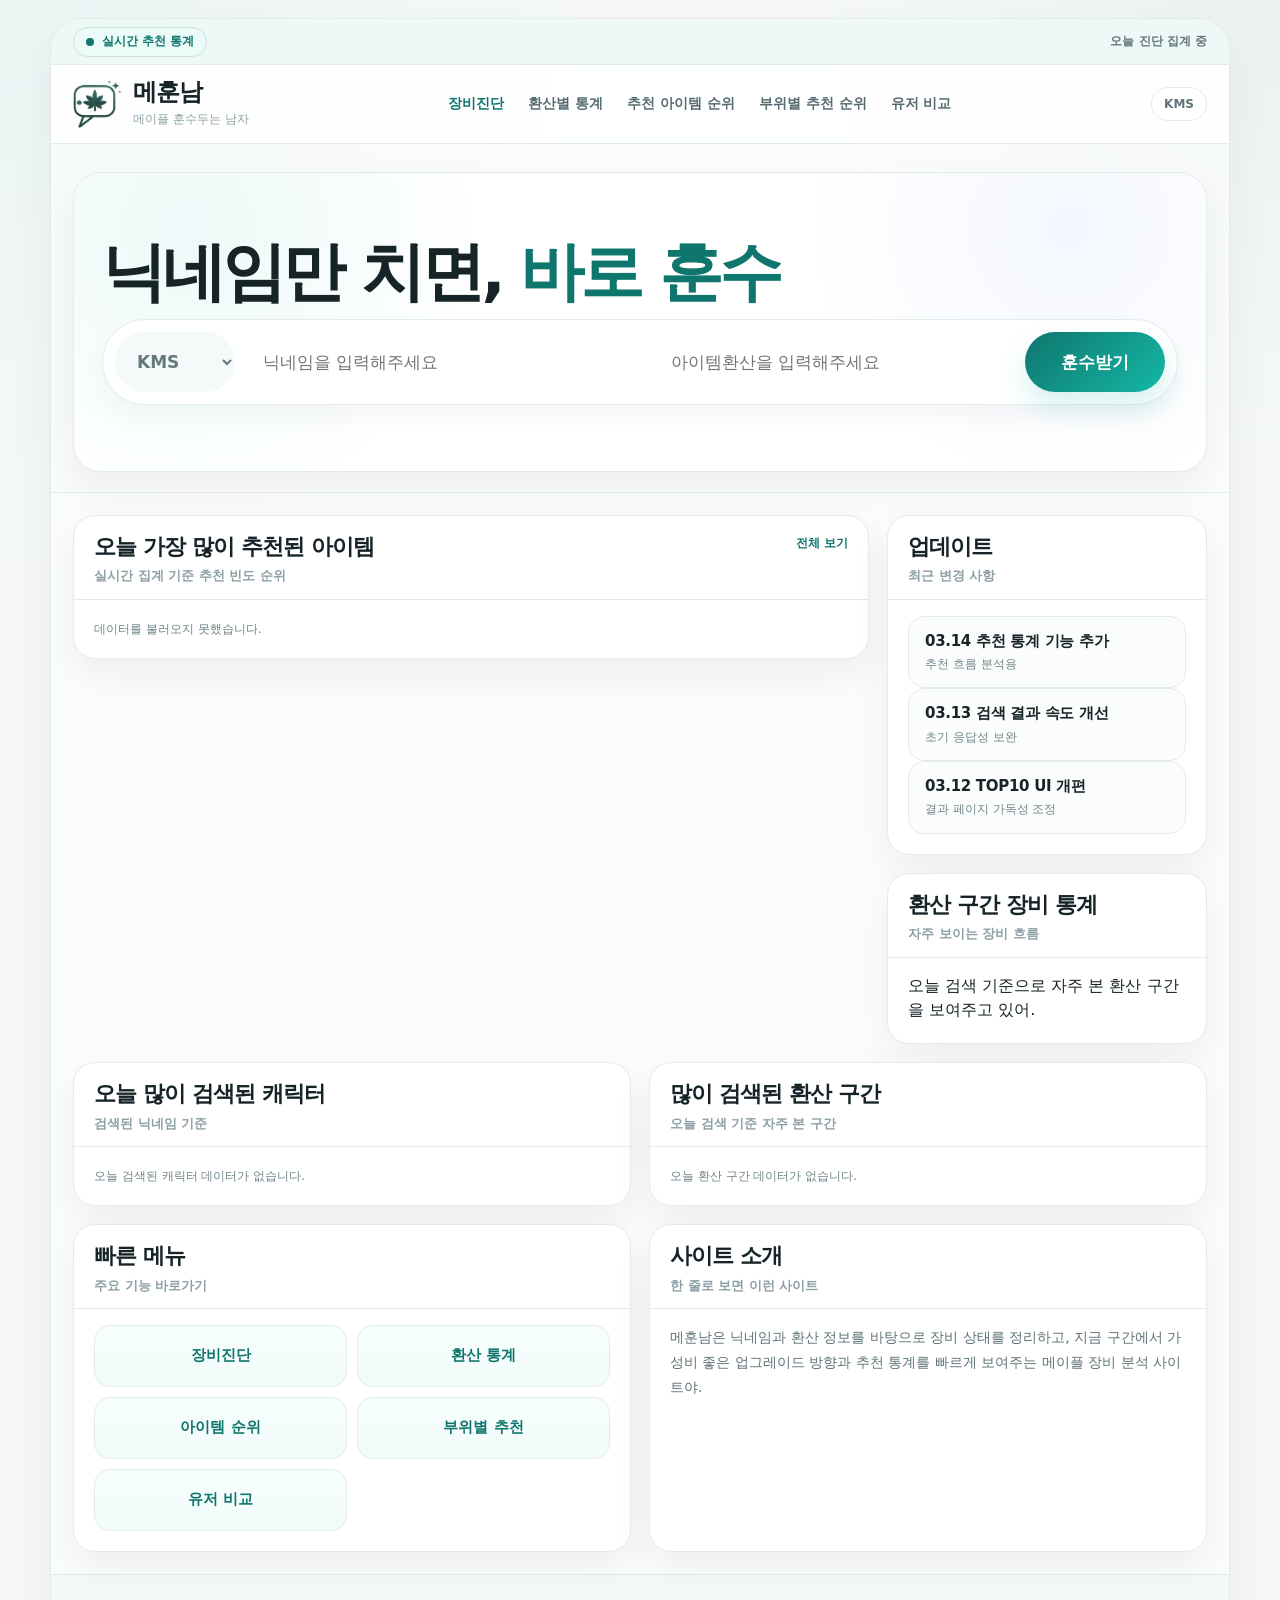
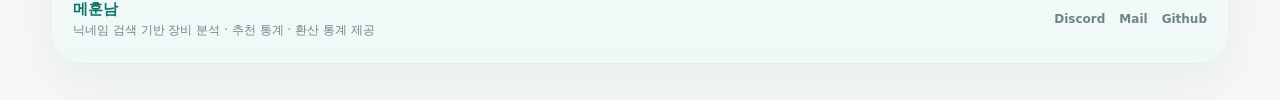
<file: index.html>
﻿<!DOCTYPE html>
<html lang="ko">
<head>
  <meta charset="UTF-8" />
  <meta name="viewport" content="width=device-width, initial-scale=1.0" />
  <title>메훈남</title>
  <link rel="stylesheet" href="/style.css?v=40" />
</head>
<body>
  <main class="page-shell">
    <div class="container">
      <div class="frame">
        <div class="top-strip">
          <div class="live-pill"><span class="live-dot"></span>실시간 추천 통계</div>
          <div class="top-meta" id="dailyDiagnosisCount">오늘 진단 집계 중</div>
        </div>

        <header class="site-header">
          <div class="header-inner">
            <a href="/index.html" class="brand">
              <div class="brand-badge">메훈</div>
              <div class="brand-copy">
                <strong>메훈남</strong>
                <span>메이플 훈수두는 남자</span>
              </div>
            </a>

            <nav class="main-nav">
              <a href="/result.html" class="active">장비진단</a>
              <a href="/stats-hwan.html">환산별 통계</a>
              <a href="/ranking-items.html">추천 아이템 순위</a>
              <a href="/ranking-slot.html">부위별 추천 순위</a>
              <a href="/compare.html">유저 비교</a>
            </nav>

            <div class="header-actions">
              <button type="button" class="action-chip">KMS</button>
            </div>
          </div>
        </header>

        <section class="hero">
          <div class="hero-grid">
            <div class="hero-panel">
              <h1 class="hero-title">닉네임만 치면, <strong>바로 훈수</strong></h1>
              <div class="search-pill">
                <select aria-label="서버">
                  <option>KMS</option>
                </select>
                <input id="nicknameInput" type="text" placeholder="닉네임을 입력해주세요" />
                <input id="hwanInput" type="text" placeholder="아이템환산을 입력해주세요" />
                <button id="searchBtn" type="button">훈수받기</button>
              </div>
            </div>
          </div>
        </section>

        <section class="home-section">
          <div class="home-grid">
            <div class="left-col">
              <section class="card">
                <div class="card-head">
                  <div>
                    <div class="card-title">오늘 가장 많이 추천된 아이템</div>
                    <div class="card-sub">실시간 집계 기준 추천 빈도 순위</div>
                  </div>
                  <a href="/ranking-items.html" class="card-link">전체 보기</a>
                </div>
                <div class="card-body">
                  <div id="recommendedItemsToday">데이터를 불러오는 중...</div>
                </div>
              </section>
            </div>

            <div class="right-col">
              <section class="card">
                <div class="card-head">
                  <div>
                    <div class="card-title">업데이트</div>
                    <div class="card-sub">최근 변경 사항</div>
                  </div>
                </div>
                <div class="card-body">
                  <div class="simple-rank-card"><div class="simple-rank-title">03.14 추천 통계 기능 추가</div><div class="simple-rank-sub">추천 흐름 분석용</div></div>
                  <div class="simple-rank-card"><div class="simple-rank-title">03.13 검색 결과 속도 개선</div><div class="simple-rank-sub">초기 응답성 보완</div></div>
                  <div class="simple-rank-card"><div class="simple-rank-title">03.12 TOP10 UI 개편</div><div class="simple-rank-sub">결과 페이지 가독성 조정</div></div>
                </div>
              </section>

              <section class="card">
                <div class="card-head">
                  <div>
                    <div class="card-title">환산 구간 장비 통계</div>
                    <div class="card-sub">자주 보이는 장비 흐름</div>
                  </div>
                </div>
                <div class="card-body">
                  <div id="hwanSummaryText">데이터를 불러오는 중...</div>
                </div>
              </section>
            </div>
          </div>

          <div class="bottom-grid">
            <section class="card">
              <div class="card-head">
                <div>
                  <div class="card-title">오늘 많이 검색된 캐릭터</div>
                  <div class="card-sub">검색된 닉네임 기준</div>
                </div>
              </div>
              <div class="card-body">
                <div id="searchedCharactersToday">데이터를 불러오는 중...</div>
              </div>
            </section>

            <section class="card">
              <div class="card-head">
                <div>
                  <div class="card-title">많이 검색된 환산 구간</div>
                  <div class="card-sub">오늘 검색 기준 자주 본 구간</div>
                </div>
              </div>
              <div class="card-body">
                <div id="hwanBucketsToday">데이터를 불러오는 중...</div>
              </div>
            </section>

            <section class="card">
              <div class="card-head">
                <div>
                  <div class="card-title">빠른 메뉴</div>
                  <div class="card-sub">주요 기능 바로가기</div>
                </div>
              </div>
              <div class="card-body quick-menu-list">
                <a href="/result.html" class="quick-menu-button">장비진단</a>
                <a href="/stats-hwan.html" class="quick-menu-button">환산 통계</a>
                <a href="/ranking-items.html" class="quick-menu-button">아이템 순위</a>
                <a href="/ranking-slot.html" class="quick-menu-button">부위별 추천</a>
                <a href="/compare.html" class="quick-menu-button">유저 비교</a>
              </div>
            </section>

            <section class="card">
              <div class="card-head">
                <div>
                  <div class="card-title">사이트 소개</div>
                  <div class="card-sub">한 줄로 보면 이런 사이트</div>
                </div>
              </div>
              <div class="card-body site-intro">
                메훈남은 닉네임과 환산 정보를 바탕으로 장비 상태를 정리하고, 지금 구간에서 가성비 좋은 업그레이드 방향과 추천 통계를 빠르게 보여주는 메이플 장비 분석 사이트야.
              </div>
            </section>
          </div>
        </section>

        <footer class="footer">
          <div class="footer-inner">
            <div>
              <div class="footer-title">메훈남</div>
              <div class="footer-sub">닉네임 검색 기반 장비 분석 · 추천 통계 · 환산 통계 제공</div>
            </div>
            <div class="footer-links">
              <a href="#">Discord</a>
              <a href="#">Mail</a>
              <a href="#">Github</a>
            </div>
          </div>
        </footer>
      </div>
    </div>
  </main>

  <script src="/script.js?v=17"></script>
</body>
</html>
</file>
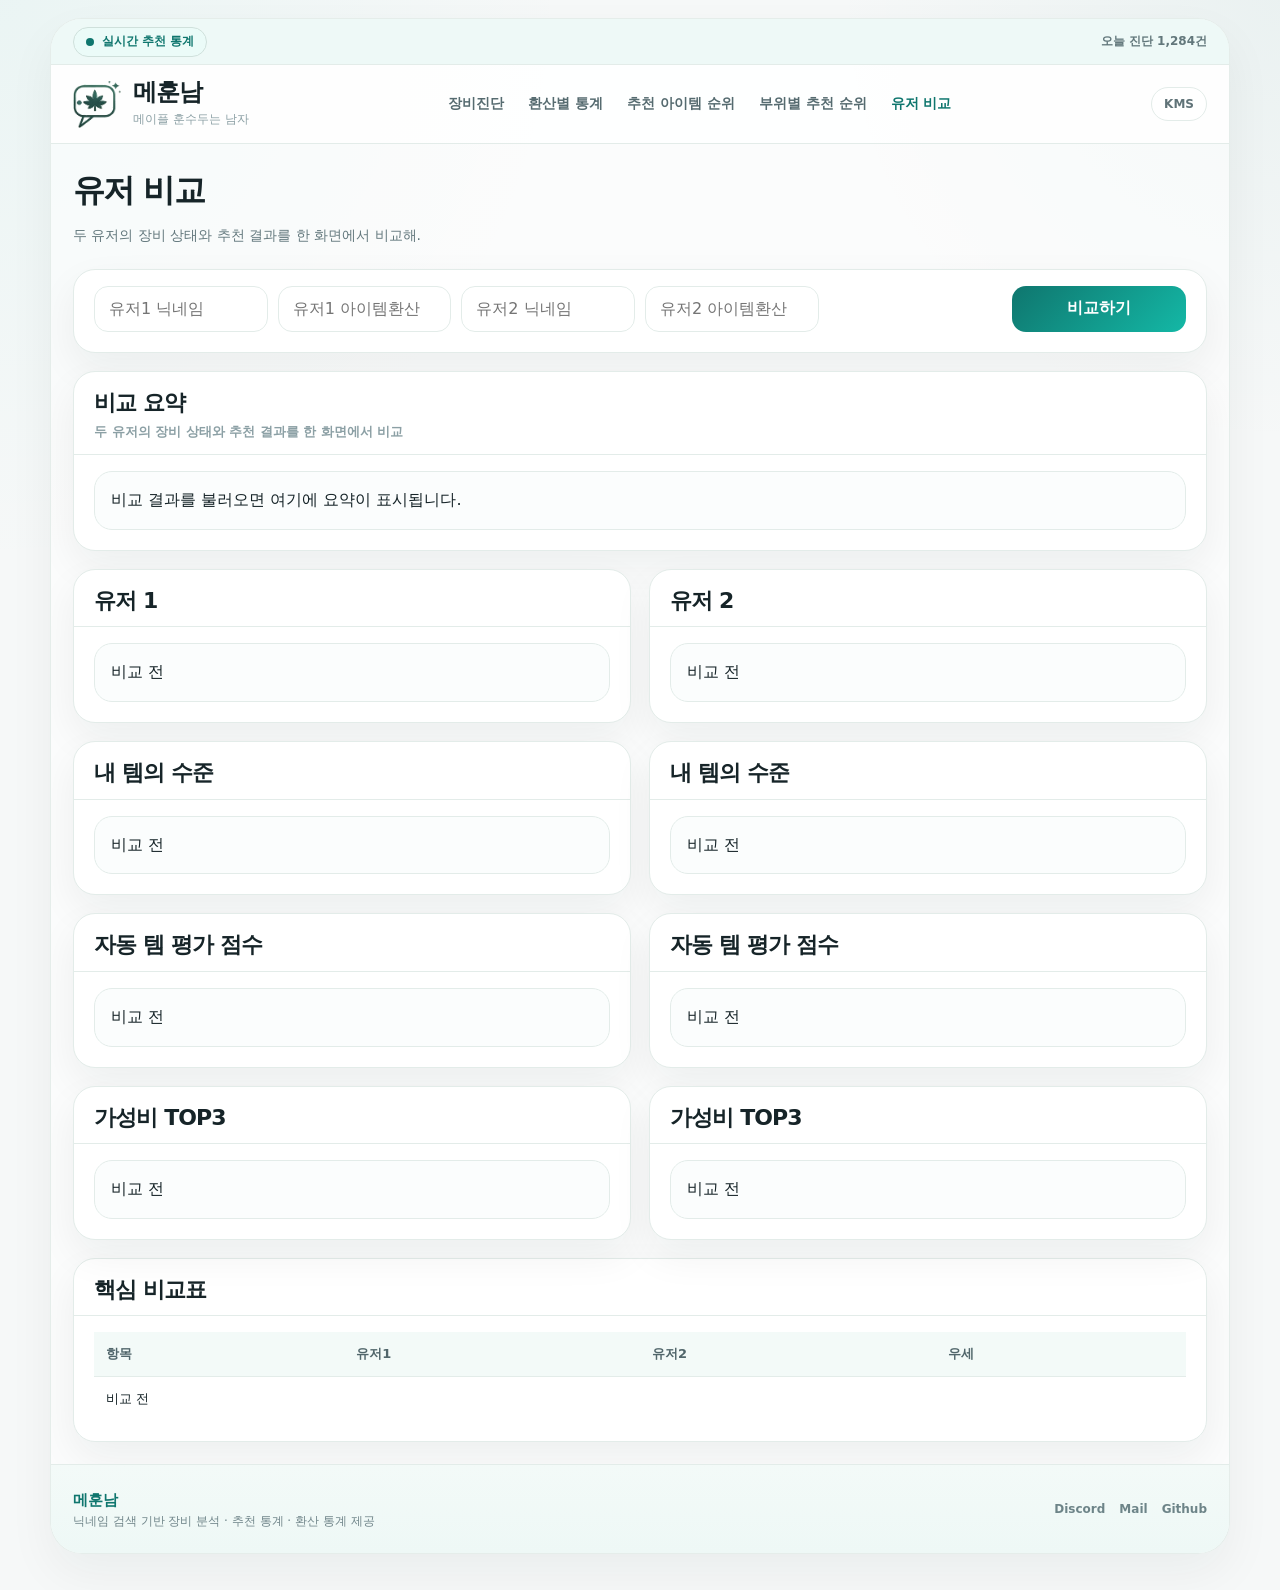
<file: compare.html>
﻿<!DOCTYPE html>
<html lang="ko"><head>
<meta charset="UTF-8" /><meta name="viewport" content="width=device-width, initial-scale=1.0" />
<title>유저 비교</title><link rel="stylesheet" href="/style.css?v=40" />
</head><body>
<main class="page-shell">
<div class="container"><div class="frame">
<div class="top-strip"><div class="live-pill"><span class="live-dot"></span>실시간 추천 통계</div><div class="top-meta">오늘 진단 1,284건</div></div>
<header class="site-header"><div class="header-inner">
<a href="/index.html" class="brand"><div class="brand-badge">메훈</div><div class="brand-copy"><strong>메훈남</strong><span>메이플 훈수두는 남자</span></div></a>
<nav class="main-nav"><a href="/result.html" class="">장비진단</a><a href="/stats-hwan.html" class="">환산별 통계</a><a href="/ranking-items.html" class="">추천 아이템 순위</a><a href="/ranking-slot.html" class="">부위별 추천 순위</a><a href="/compare.html" class="active">유저 비교</a></nav>
<div class="header-actions"><button class="action-chip">KMS</button></div>
</div></header>
<section class="page-hero"><h1 class="page-title">유저 비교</h1><p class="page-desc">두 유저의 장비 상태와 추천 결과를 한 화면에서 비교해.</p></section>
<section class="home-section" style="padding-top:0;">
<section class="card" style="margin-bottom:18px;">
  <div class="card-body">
    <div class="filters filters-6">
      <input id="compareName1" type="text" placeholder="유저1 닉네임" />
      <input id="compareHwan1" type="number" placeholder="유저1 아이템환산" />
      <input id="compareName2" type="text" placeholder="유저2 닉네임" />
      <input id="compareHwan2" type="number" placeholder="유저2 아이템환산" />
      <div></div>
      <button id="compareSubmitBtn">비교하기</button>
    </div>
  </div>
</section>

<section class="card" style="margin-bottom:18px;">
  <div class="card-head"><div><div class="card-title">비교 요약</div><div class="card-sub">두 유저의 장비 상태와 추천 결과를 한 화면에서 비교</div></div></div>
  <div class="card-body">
    <div id="compareSummaryBox" class="compare-box">비교 결과를 불러오면 여기에 요약이 표시됩니다.</div>
  </div>
</section>

<section class="compare-grid" style="margin-bottom:18px;">
  <section class="card">
    <div class="card-head"><div><div class="card-title">유저 1</div></div></div>
    <div class="card-body"><div id="compareUser1Summary" class="compare-box">비교 전</div></div>
  </section>
  <section class="card">
    <div class="card-head"><div><div class="card-title">유저 2</div></div></div>
    <div class="card-body"><div id="compareUser2Summary" class="compare-box">비교 전</div></div>
  </section>
  <section class="card"><div class="card-head"><div><div class="card-title">내 템의 수준</div></div></div><div class="card-body"><div id="compareUser1Level" class="compare-box">비교 전</div></div></section>
  <section class="card"><div class="card-head"><div><div class="card-title">내 템의 수준</div></div></div><div class="card-body"><div id="compareUser2Level" class="compare-box">비교 전</div></div></section>
  <section class="card"><div class="card-head"><div><div class="card-title">자동 템 평가 점수</div></div></div><div class="card-body"><div id="compareUser1Score" class="compare-box">비교 전</div></div></section>
  <section class="card"><div class="card-head"><div><div class="card-title">자동 템 평가 점수</div></div></div><div class="card-body"><div id="compareUser2Score" class="compare-box">비교 전</div></div></section>
  <section class="card"><div class="card-head"><div><div class="card-title">가성비 TOP3</div></div></div><div class="card-body"><div id="compareUser1Top3" class="compare-box">비교 전</div></div></section>
  <section class="card"><div class="card-head"><div><div class="card-title">가성비 TOP3</div></div></div><div class="card-body"><div id="compareUser2Top3" class="compare-box">비교 전</div></div></section>
</section>

<section class="card">
  <div class="card-head"><div><div class="card-title">핵심 비교표</div></div></div>
  <div class="card-body table-wrap">
    <table id="compareTable" class="table">
      <thead><tr><th>항목</th><th>유저1</th><th>유저2</th><th>우세</th></tr></thead>
      <tbody id="compareTableBody"><tr><td colspan="4">비교 전</td></tr></tbody>
    </table>
  </div>
</section>
<script src="/compare.js?v=24"></script>
</section>
<footer class="footer"><div class="footer-inner"><div><div class="footer-title">메훈남</div><div class="footer-sub">닉네임 검색 기반 장비 분석 · 추천 통계 · 환산 통계 제공</div></div><div class="footer-links"><a href="#">Discord</a><a href="#">Mail</a><a href="#">Github</a></div></div></footer>
</div></div></main>
</body></html>
</file>
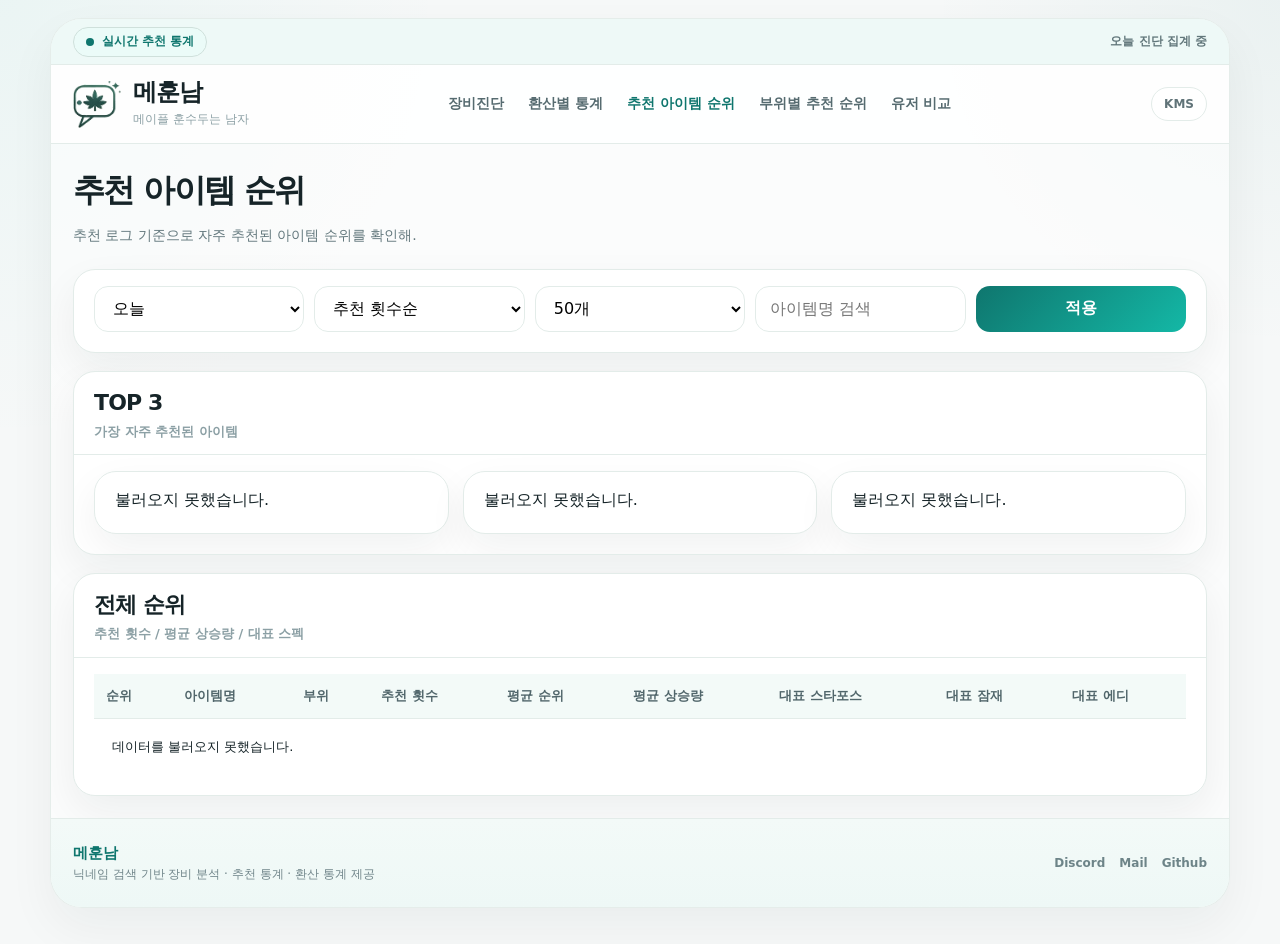
<file: ranking-items.html>
﻿<!DOCTYPE html>
<html lang="ko"><head>
<meta charset="UTF-8" /><meta name="viewport" content="width=device-width, initial-scale=1.0" />
<title>추천 아이템 순위</title><link rel="stylesheet" href="/style.css?v=40" />
</head><body>
<main class="page-shell">
<div class="container"><div class="frame">
<div class="top-strip"><div class="live-pill"><span class="live-dot"></span>실시간 추천 통계</div><div class="top-meta" id="dailyDiagnosisCount">오늘 진단 집계 중</div></div>
<header class="site-header"><div class="header-inner">
<a href="/index.html" class="brand"><div class="brand-badge">메훈</div><div class="brand-copy"><strong>메훈남</strong><span>메이플 훈수두는 남자</span></div></a>
<nav class="main-nav"><a href="/result.html" class="">장비진단</a><a href="/stats-hwan.html" class="">환산별 통계</a><a href="/ranking-items.html" class="active">추천 아이템 순위</a><a href="/ranking-slot.html" class="">부위별 추천 순위</a><a href="/compare.html" class="">유저 비교</a></nav>
<div class="header-actions"><button class="action-chip">KMS</button></div>
</div></header>
<section class="page-hero"><h1 class="page-title">추천 아이템 순위</h1><p class="page-desc">추천 로그 기준으로 자주 추천된 아이템 순위를 확인해.</p></section>
<section class="home-section" style="padding-top:0;">
<section class="card" style="margin-bottom:18px;">
  <div class="card-body">
    <div class="filters">
      <select id="itemsPeriodSelect"><option value="today">오늘</option><option value="week">최근 7일</option><option value="month">최근 30일</option></select>
      <select id="itemsSortSelect"><option value="count">추천 횟수순</option><option value="gain">상승량순</option></select>
      <select id="itemsSizeSelect"><option value="50">50개</option><option value="100">100개</option></select>
      <input id="itemsKeywordInput" type="text" placeholder="아이템명 검색" />
      <button id="applyItemsRankingFilter">적용</button>
    </div>
  </div>
</section>

<section class="card" style="margin-bottom:18px;">
  <div class="card-head"><div><div class="card-title">TOP 3</div><div class="card-sub">가장 자주 추천된 아이템</div></div></div>
  <div class="card-body"><div id="top3ItemsGrid" class="top3-wrap">
    <div class="top3-card">불러오는 중...</div><div class="top3-card">불러오는 중...</div><div class="top3-card">불러오는 중...</div>
  </div></div>
</section>

<section class="card">
  <div class="card-head"><div><div class="card-title">전체 순위</div><div class="card-sub">추천 횟수 / 평균 상승량 / 대표 스펙</div></div></div>
  <div class="card-body table-wrap">
    <table id="rankingItemsTable" class="table">
      <thead><tr><th>순위</th><th>아이템명</th><th>부위</th><th>추천 횟수</th><th>평균 순위</th><th>평균 상승량</th><th>대표 스타포스</th><th>대표 잠재</th><th>대표 에디</th></tr></thead>
      <tbody id="rankingItemsTableBody"><tr><td colspan="9">데이터를 불러오는 중...</td></tr></tbody>
    </table>
  </div>
</section>
<script src="/ranking-items.js?v=25"></script>
</section>
<footer class="footer"><div class="footer-inner"><div><div class="footer-title">메훈남</div><div class="footer-sub">닉네임 검색 기반 장비 분석 · 추천 통계 · 환산 통계 제공</div></div><div class="footer-links"><a href="#">Discord</a><a href="#">Mail</a><a href="#">Github</a></div></div></footer>
</div></div></main>
</body></html>
</file>
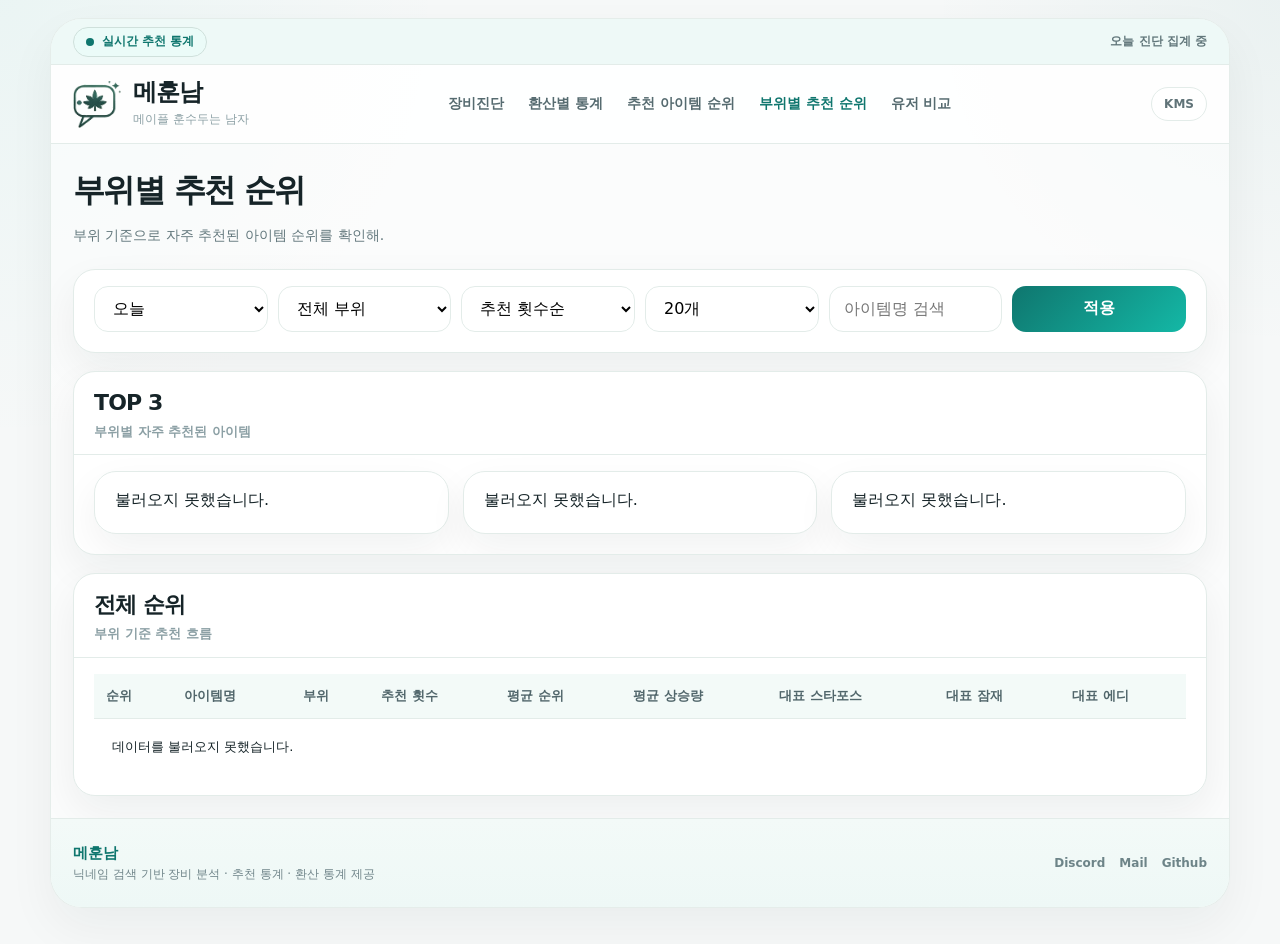
<file: ranking-slot.html>
﻿<!DOCTYPE html>
<html lang="ko"><head>
<meta charset="UTF-8" /><meta name="viewport" content="width=device-width, initial-scale=1.0" />
<title>부위별 추천 순위</title><link rel="stylesheet" href="/style.css?v=40" />
</head><body>
<main class="page-shell">
<div class="container"><div class="frame">
<div class="top-strip"><div class="live-pill"><span class="live-dot"></span>실시간 추천 통계</div><div class="top-meta" id="dailyDiagnosisCount">오늘 진단 집계 중</div></div>
<header class="site-header"><div class="header-inner">
<a href="/index.html" class="brand"><div class="brand-badge">메훈</div><div class="brand-copy"><strong>메훈남</strong><span>메이플 훈수두는 남자</span></div></a>
<nav class="main-nav"><a href="/result.html" class="">장비진단</a><a href="/stats-hwan.html" class="">환산별 통계</a><a href="/ranking-items.html" class="">추천 아이템 순위</a><a href="/ranking-slot.html" class="active">부위별 추천 순위</a><a href="/compare.html" class="">유저 비교</a></nav>
<div class="header-actions"><button class="action-chip">KMS</button></div>
</div></header>
<section class="page-hero"><h1 class="page-title">부위별 추천 순위</h1><p class="page-desc">부위 기준으로 자주 추천된 아이템 순위를 확인해.</p></section>
<section class="home-section" style="padding-top:0;">
<section class="card" style="margin-bottom:18px;">
  <div class="card-body">
    <div class="filters filters-6">
      <select id="slotPeriodSelect"><option value="today">오늘</option><option value="week">최근 7일</option><option value="month">최근 30일</option></select>
      <select id="slotTypeSelect"><option value="">전체 부위</option></select>
      <select id="slotSortSelect"><option value="count">추천 횟수순</option><option value="gain">상승량순</option></select>
      <select id="slotSizeSelect"><option value="20">20개</option><option value="50">50개</option></select>
      <input id="slotKeywordInput" type="text" placeholder="아이템명 검색" />
      <button id="applySlotRankingFilter">적용</button>
    </div>
  </div>
</section>

<section class="card" style="margin-bottom:18px;">
  <div class="card-head"><div><div class="card-title">TOP 3</div><div class="card-sub">부위별 자주 추천된 아이템</div></div></div>
  <div class="card-body"><div id="top3SlotsGrid" class="top3-wrap">
    <div class="top3-card">불러오는 중...</div><div class="top3-card">불러오는 중...</div><div class="top3-card">불러오는 중...</div>
  </div></div>
</section>

<section class="card">
  <div class="card-head"><div><div class="card-title">전체 순위</div><div class="card-sub">부위 기준 추천 흐름</div></div></div>
  <div class="card-body table-wrap">
    <table id="rankingSlotTable" class="table">
      <thead><tr><th>순위</th><th>아이템명</th><th>부위</th><th>추천 횟수</th><th>평균 순위</th><th>평균 상승량</th><th>대표 스타포스</th><th>대표 잠재</th><th>대표 에디</th></tr></thead>
      <tbody id="rankingSlotTableBody"><tr><td colspan="9">데이터를 불러오는 중...</td></tr></tbody>
    </table>
  </div>
</section>
<script src="/ranking-slot.js?v=25"></script>
</section>
<footer class="footer"><div class="footer-inner"><div><div class="footer-title">메훈남</div><div class="footer-sub">닉네임 검색 기반 장비 분석 · 추천 통계 · 환산 통계 제공</div></div><div class="footer-links"><a href="#">Discord</a><a href="#">Mail</a><a href="#">Github</a></div></div></footer>
</div></div></main>
</body></html>
</file>
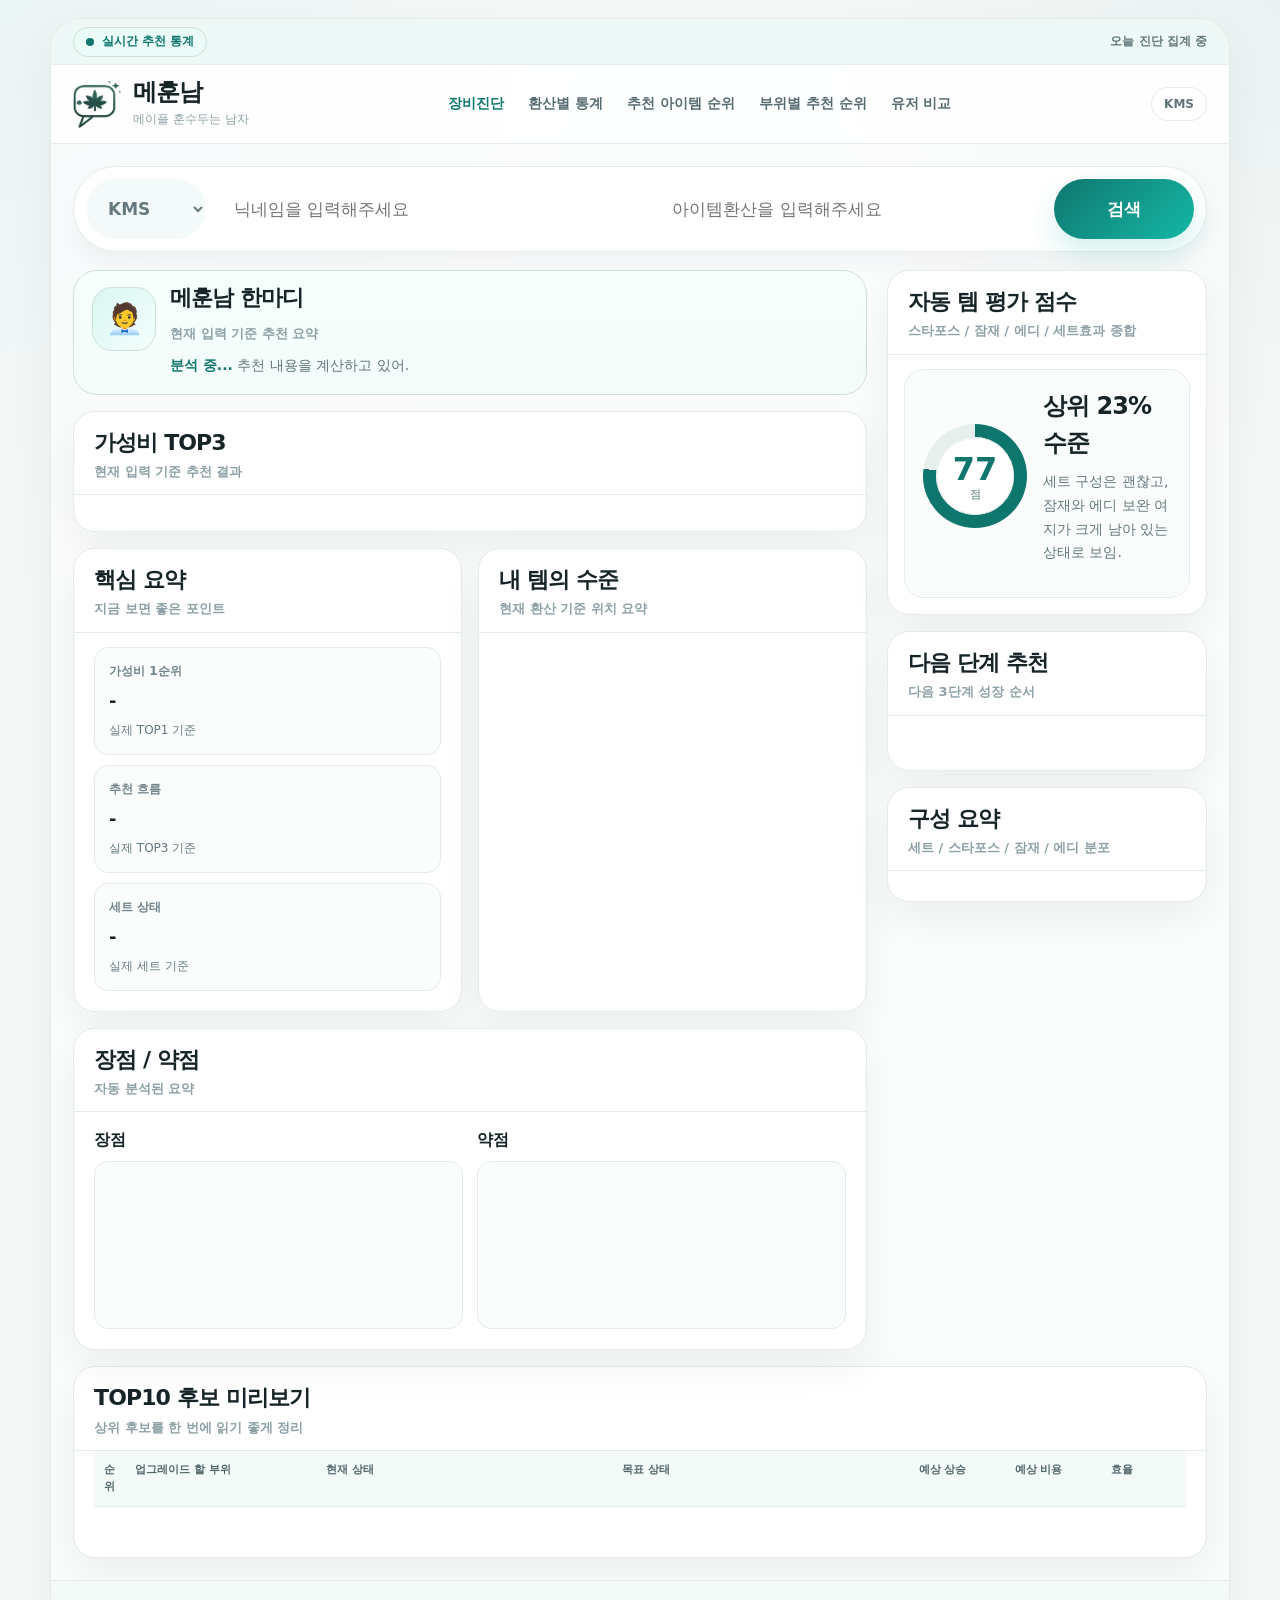
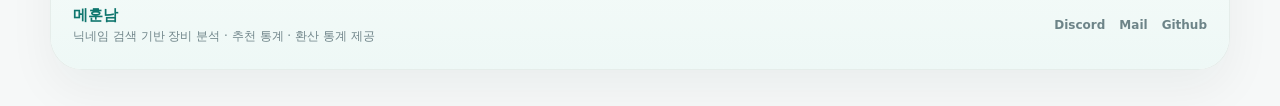
<file: result.html>
﻿<!doctype html>
<html lang="ko">
<head>
  <meta charset="utf-8" />
  <meta name="viewport" content="width=device-width,initial-scale=1" />
  <title>메훈남 - 결과</title>
  <link rel="stylesheet" href="/style.css?v=40" />
  <link rel="stylesheet" href="/result.css?v=40" />
</head>
<body>
  <main class="page-shell result-shell">
    <div class="container">
      <div class="frame">
        <div class="top-strip">
          <div class="live-pill"><span class="live-dot"></span>실시간 추천 통계</div>
          <div class="top-meta" id="dailyDiagnosisCount">오늘 진단 집계 중</div>
        </div>

        <header class="site-header">
          <div class="header-inner">
            <a href="/index.html" class="brand">
              <div class="brand-badge">메훈</div>
              <div class="brand-copy">
                <strong>메훈남</strong>
                <span>메이플 훈수두는 남자</span>
              </div>
            </a>

            <nav class="main-nav">
              <a href="/result.html" class="active">장비진단</a>
              <a href="/stats-hwan.html">환산별 통계</a>
              <a href="/ranking-items.html">추천 아이템 순위</a>
              <a href="/ranking-slot.html">부위별 추천 순위</a>
              <a href="/compare.html">유저 비교</a>
            </nav>

            <div class="header-actions">
              <button type="button" class="action-chip">KMS</button>
            </div>
          </div>
        </header>

        <section class="result-page">
          <div class="search-top">
            <div class="search-pill">
              <select aria-label="서버">
                <option>KMS</option>
              </select>
              <input id="nicknameInput" placeholder="닉네임을 입력해주세요" />
              <input id="hwanInput" placeholder="아이템환산을 입력해주세요" />
              <button id="searchBtn">검색</button>
            </div>
          </div>

          <section class="result-grid">
            <div class="left-stack">
              <section class="hero-note">
                <div class="hero-avatar">🧑‍💼</div>
                <div>
                  <div class="hero-title">메훈남 한마디</div>
                  <div class="hero-sub">현재 입력 기준 추천 요약</div>
                  <div class="hero-copy" id="heroComment"><b>분석 중...</b> 추천 내용을 계산하고 있어.</div>
                </div>
              </section>

              <section class="card">
                <div class="card-head">
                  <div>
                    <div class="card-title">가성비 TOP3</div>
                    <div class="card-sub">현재 입력 기준 추천 결과</div>
                  </div>
                </div>
                <div class="card-body">
                  <div id="top3List" class="top3-grid"></div>
                </div>
              </section>

              

<div class="left-fill-grid">
  <section class="card side-card left-summary-card">
    <div class="card-head">
      <div>
        <div class="card-title">핵심 요약</div>
        <div class="card-sub">지금 보면 좋은 포인트</div>
      </div>
    </div>
    <div class="card-body">
      <div class="side-grid" id="summaryHighlights">
        <div class="score-box">
          <div class="score-k">가성비 1순위</div>
          <div class="score-v">-</div>
          <div class="score-mini">실제 TOP1 기준</div>
        </div>
        <div class="score-box">
          <div class="score-k">추천 흐름</div>
          <div class="score-v">-</div>
          <div class="score-mini">실제 TOP3 기준</div>
        </div>
        <div class="score-box">
          <div class="score-k">세트 상태</div>
          <div class="score-v">-</div>
          <div class="score-mini">실제 세트 기준</div>
        </div>
      </div>
    </div>
  </section>

  <section class="card" id="levelCard">
    <div class="card-head">
      <div>
        <div class="card-title">내 템의 수준</div>
        <div class="card-sub">현재 환산 기준 위치 요약</div>
      </div>
    </div>
    <div class="card-body">
      <div id="levelTop3" class="side-grid"></div>
      <div id="levelSummary" class="chips" style="margin-top:12px;"></div>
      <div id="levelChips" class="chips" style="margin-top:12px;"></div>
    </div>
  </section>

  <section class="card">
    <div class="card-head">
      <div>
        <div class="card-title">장점 / 약점</div>
        <div class="card-sub">자동 분석된 요약</div>
      </div>
    </div>
    <div class="card-body">
      <div class="grid-2" style="gap:14px;">
        <div>
          <div class="mini-title">장점</div>
          <div id="scorePros" class="mini-card"></div>
        </div>
        <div>
          <div class="mini-title">약점</div>
          <div id="scoreCons" class="mini-card"></div>
        </div>
      </div>
    </div>
  </section>
</div>


            </div>

            <div class="right-stack">
              <section class="card side-card">
                <div class="card-head">
                  <div>
                    <div class="card-title">자동 템 평가 점수</div>
                    <div class="card-sub">스타포스 / 잠재 / 에디 / 세트효과 종합</div>
                  </div>
                </div>
                <div class="card-body">
                  <div class="score-summary">
                    <div class="score-top">
                      <div class="score-ring">
                        <div class="score-ring-inner">
                          <div class="score-ring-number">77<span>점</span></div>
                        </div>
                      </div>
                      <div class="score-copy">
                        <h3>상위 23% 수준</h3>
                        <p>세트 구성은 괜찮고, 잠재와 에디 보완 여지가 크게 남아 있는 상태로 보임.</p>
                      </div>
                    </div>
                    <div id="scoreTopRow" class="hbar-list"></div>
                  </div>
                </div>
              </section>

              <section class="card side-card">
                <div class="card-head">
                  <div>
                    <div class="card-title">구성 요약</div>
                    <div class="card-sub">세트 / 스타포스 / 잠재 / 에디 분포</div>
                  </div>
                </div>
                <div class="card-body">
                  <div id="summaryGrid" class="summary-grid"></div>
                </div>
              </section>

              <section class="card side-card">
                <div class="card-head">
                  <div>
                    <div class="card-title">다음 단계 추천</div>
                    <div class="card-sub">다음 3단계 성장 순서</div>
                  </div>
                </div>
                <div class="card-body">
                  <div id="nextStepTop3" class="side-grid"></div>
                  <div id="nextStepSummary" class="chips" style="margin-top:12px;"></div>
                  <div id="nextStepSteps" class="side-grid" style="margin-top:12px;"></div>
                </div>
</section>
            </div>
          </section>

          <section class="card top10-card" id="top10Card">
            <div class="card-head">
              <div>
                <div class="card-title">TOP10 후보 미리보기</div>
                <div class="card-sub">상위 후보를 한 번에 읽기 좋게 정리</div>
              </div>
            </div>
            <div class="card-body table-wrap" style="padding-top:0;">
              <table class="top10-table" id="top10Table">
                <thead>
                  <tr>
                    <th style="width:56px;">순위</th>
                    <th style="width:18%;">업그레이드 할 부위</th>
                    <th style="width:28%;">현재 상태</th>
                    <th style="width:28%;">목표 상태</th>
                    <th style="width:9%;">예상 상승</th>
                    <th style="width:9%;">예상 비용</th>
                    <th style="width:8%;">효율</th>
                  </tr>
                </thead>
                <tbody id="top10Body"></tbody>
              </table>
            </div>
            <div class="debug" id="debugLine"></div>
          </section>
        </section>

        <footer class="footer">
          <div class="footer-inner">
            <div>
              <div class="footer-title">메훈남</div>
              <div class="footer-sub">닉네임 검색 기반 장비 분석 · 추천 통계 · 환산 통계 제공</div>
            </div>
            <div class="footer-links">
              <a href="#">Discord</a>
              <a href="#">Mail</a>
              <a href="#">Github</a>
            </div>
          </div>
        </footer>
      </div>
    </div>
  </main>

  <div id="loading" class="loading hidden">
    <div class="loading-box">
      <div class="loading-title">장비 분석 중</div>
      <div class="loading-sub">추천 결과를 계산하고 있어요</div>
    </div>
  </div>

  <script src="result.js?v=56"></script>
</body>
</html>
</file>
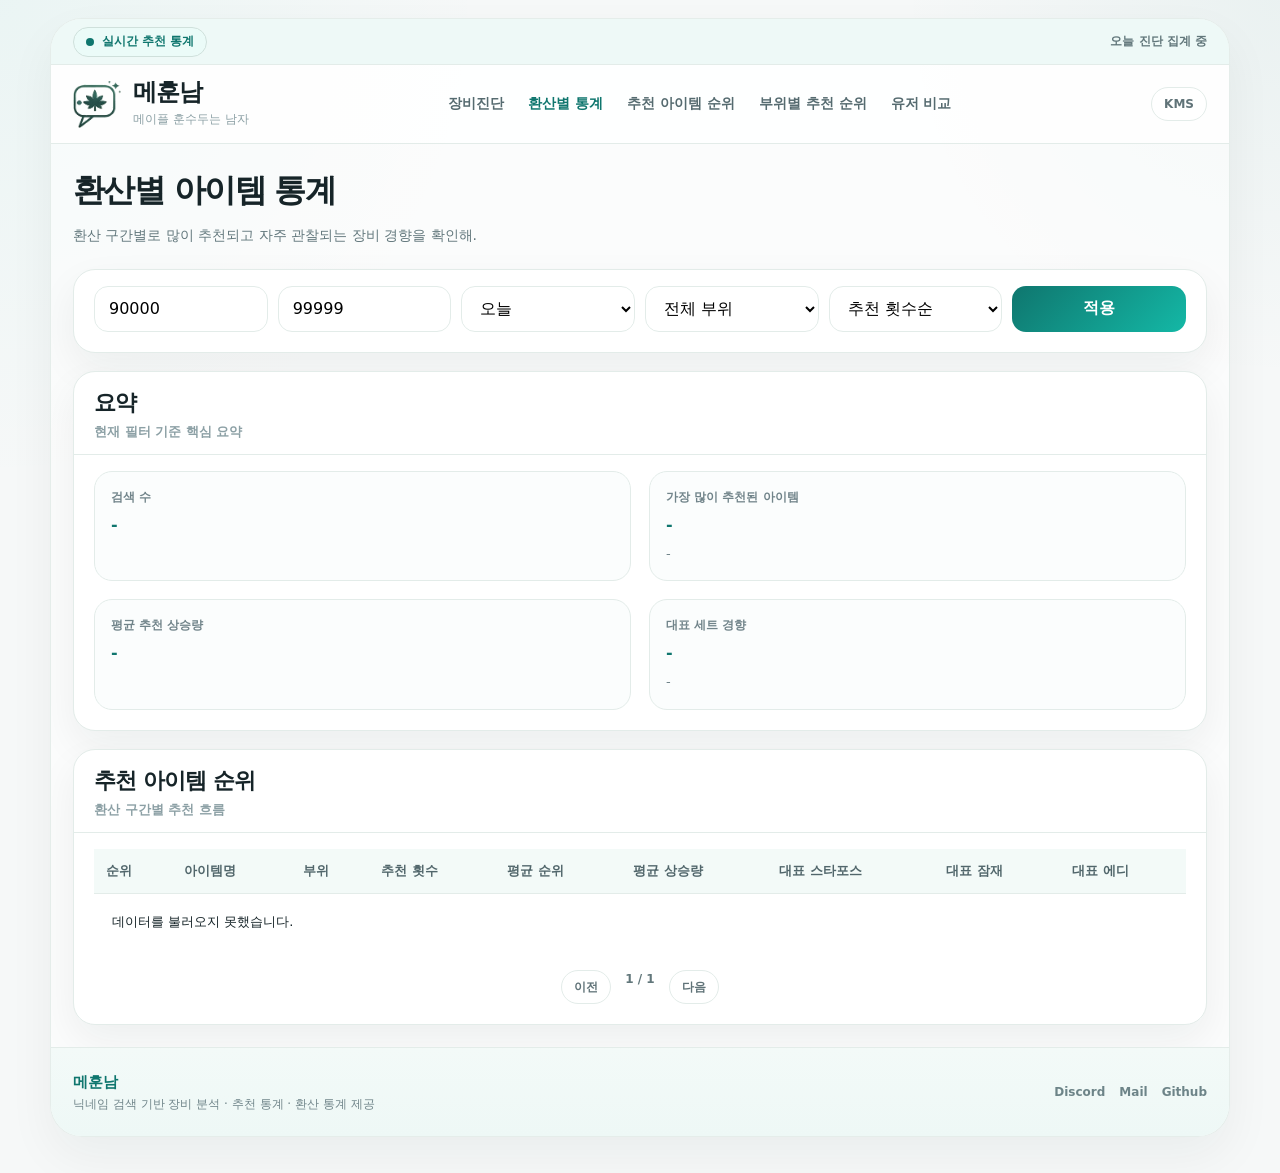
<file: stats-hwan.html>
﻿<!DOCTYPE html>
<html lang="ko"><head>
<meta charset="UTF-8" /><meta name="viewport" content="width=device-width, initial-scale=1.0" />
<title>환산별 아이템 통계</title><link rel="stylesheet" href="/style.css?v=40" />
</head><body>
<main class="page-shell">
<div class="container"><div class="frame">
<div class="top-strip"><div class="live-pill"><span class="live-dot"></span>실시간 추천 통계</div><div class="top-meta" id="dailyDiagnosisCount">오늘 진단 집계 중</div></div>
<header class="site-header"><div class="header-inner">
<a href="/index.html" class="brand"><div class="brand-badge">메훈</div><div class="brand-copy"><strong>메훈남</strong><span>메이플 훈수두는 남자</span></div></a>
<nav class="main-nav"><a href="/result.html" class="">장비진단</a><a href="/stats-hwan.html" class="active">환산별 통계</a><a href="/ranking-items.html" class="">추천 아이템 순위</a><a href="/ranking-slot.html" class="">부위별 추천 순위</a><a href="/compare.html" class="">유저 비교</a></nav>
<div class="header-actions"><button class="action-chip">KMS</button></div>
</div></header>
<section class="page-hero"><h1 class="page-title">환산별 아이템 통계</h1><p class="page-desc">환산 구간별로 많이 추천되고 자주 관찰되는 장비 경향을 확인해.</p></section>
<section class="home-section" style="padding-top:0;">
<section class="card" style="margin-bottom:18px;">
  <div class="card-body">
    <div class="filters filters-6">
      <input id="hwanMin" type="number" placeholder="90000" />
      <input id="hwanMax" type="number" placeholder="99999" />
      <select id="periodSelect"><option value="today">오늘</option><option value="week">최근 7일</option><option value="month">최근 30일</option></select>
      <select id="slotSelect"><option value="">전체 부위</option></select>
      <select id="sortSelect"><option value="count">추천 횟수순</option><option value="gain">상승량순</option></select>
      <button id="applyStatsHwanFilter">적용</button>
    </div>
  </div>
</section>

<section class="card" style="margin-bottom:18px;">
  <div class="card-head"><div><div class="card-title">요약</div><div class="card-sub">현재 필터 기준 핵심 요약</div></div></div>
  <div class="card-body">
    <div class="grid-2">
      <div class="top3-card"><div class="metric-k">검색 수</div><div id="statsSummaryCount" class="metric-v">-</div></div>
      <div class="top3-card"><div class="metric-k">가장 많이 추천된 아이템</div><div id="statsSummaryTopItem" class="metric-v">-</div><div id="statsSummaryTopItemMeta" class="top3-sub">-</div></div>
      <div class="top3-card"><div class="metric-k">평균 추천 상승량</div><div id="statsSummaryAvgGain" class="metric-v">-</div></div>
      <div class="top3-card"><div class="metric-k">대표 세트 경향</div><div id="statsSummarySetTrend" class="metric-v">-</div><div id="statsSummarySetTrendMeta" class="top3-sub">-</div></div>
    </div>
  </div>
</section>

<section class="card">
  <div class="card-head"><div><div class="card-title">추천 아이템 순위</div><div class="card-sub">환산 구간별 추천 흐름</div></div></div>
  <div class="card-body table-wrap">
    <table id="statsHwanTable" class="table">
      <thead><tr><th>순위</th><th>아이템명</th><th>부위</th><th>추천 횟수</th><th>평균 순위</th><th>평균 상승량</th><th>대표 스타포스</th><th>대표 잠재</th><th>대표 에디</th></tr></thead>
      <tbody id="statsHwanTableBody"><tr><td colspan="9">데이터를 불러오는 중...</td></tr></tbody>
    </table>
  </div>
  <div class="card-body" style="padding-top:0;">
    <div class="footer-links" style="justify-content:center;">
      <button id="statsPrevPage" class="action-chip">이전</button>
      <span id="statsPageInfo" class="top-meta">1 / 1</span>
      <button id="statsNextPage" class="action-chip">다음</button>
    </div>
  </div>
</section>
<script src="/stats-hwan.js?v=27"></script>
</section>
<footer class="footer"><div class="footer-inner"><div><div class="footer-title">메훈남</div><div class="footer-sub">닉네임 검색 기반 장비 분석 · 추천 통계 · 환산 통계 제공</div></div><div class="footer-links"><a href="#">Discord</a><a href="#">Mail</a><a href="#">Github</a></div></div></footer>
</div></div></main>
</body></html>
</file>
<file: style.css>
:root{
  --bg:#f6f8f8;
  --panel:#ffffff;
  --panel-soft:#fbfdfd;
  --line:#e3ece9;
  --line-strong:#cfe0db;
  --text:#162428;
  --text-2:#5f7479;
  --text-3:#8ca0a5;
  --navy:#0f766e;
  --mint:#14b8a6;
  --mint-soft:#ebfbf8;
  --mint-soft-2:#f4fdfb;
  --blue:#2563eb;
  --radius-xl:28px;
  --radius-lg:22px;
  --radius-md:16px;
  --shadow:0 16px 40px rgba(17,35,42,.06);
}

*{box-sizing:border-box}
html,body{margin:0;padding:0}
body{
  font-family:Pretendard, system-ui, -apple-system, "Apple SD Gothic Neo", "Noto Sans KR", sans-serif;
  background:
    radial-gradient(circle at top left, rgba(20,184,166,.05), transparent 28%),
    radial-gradient(circle at top right, rgba(15,118,110,.05), transparent 22%),
    var(--bg);
  color:var(--text);
  line-height:1.55;
}
a{text-decoration:none;color:inherit}
button,input,select{font:inherit}
.container{width:min(1180px, calc(100% - 32px));margin:0 auto}

.page-shell{padding:18px 0 36px}
.frame{
  background:rgba(255,255,255,.55);
  border:1px solid rgba(227,236,233,.92);
  border-radius:32px;
  overflow:hidden;
  box-shadow:0 20px 48px rgba(17,35,42,.05);
}
.top-strip{
  height:46px;padding:0 22px;background:#eef9f7;border-bottom:1px solid var(--line);
  display:flex;align-items:center;justify-content:space-between
}
.live-pill{
  display:inline-flex;align-items:center;gap:8px;height:30px;padding:0 12px;
  border-radius:999px;background:var(--mint-soft);border:1px solid var(--line-strong);
  color:var(--navy);font-size:12px;font-weight:900
}
.live-dot{width:8px;height:8px;border-radius:50%;background:var(--navy)}
.top-meta{font-size:12px;color:#62777b;font-weight:800}

.site-header{
  background:rgba(255,255,255,.88);
  border-bottom:1px solid var(--line);
  padding:0 22px;
}
.header-inner{
  min-height:78px;
  display:grid;
  grid-template-columns:auto 1fr auto;
  gap:20px;
  align-items:center;
}
.brand{display:flex;align-items:center;gap:12px;min-width:0}
.brand-badge{
  width:48px;height:48px;flex:0 0 48px;border-radius:0;
  background:transparent url('/logo-leaf-a.png') center/contain no-repeat;
  color:transparent;font-size:0;box-shadow:none
}
.brand-copy strong{display:block;font-size:24px;font-weight:900;letter-spacing:-.04em;line-height:1.05}
.brand-copy span{display:block;margin-top:5px;font-size:12px;color:var(--text-3)}
.main-nav{display:flex;justify-content:center;gap:24px;flex-wrap:wrap}
.main-nav a{font-size:14px;font-weight:800;color:#566b70}
.main-nav a.active{color:var(--navy)}
.header-actions{display:flex;gap:8px;flex-wrap:wrap}
.action-chip{
  height:34px;padding:0 12px;border-radius:999px;border:1px solid var(--line);
  background:#fff;color:#607378;font-size:12px;font-weight:900
}

.card{
  background:var(--panel);
  border:1px solid var(--line);
  border-radius:var(--radius-lg);
  box-shadow:var(--shadow);
  overflow:hidden;
}
.card-head{
  padding:18px 20px 12px;
  border-bottom:1px solid var(--line);
  display:flex;align-items:flex-start;justify-content:space-between;gap:12px;
}
.card-title{font-size:22px;font-weight:900;letter-spacing:-.04em;line-height:1.2}
.card-sub{margin-top:6px;font-size:13px;color:var(--text-3);font-weight:700;line-height:1.55}
.card-link{font-size:12px;font-weight:900;color:var(--navy)}
.card-body{padding:16px 20px 20px}

.search-pill{
  display:grid;grid-template-columns:120px 1fr 1fr 124px;
  gap:10px;padding:10px;border-radius:999px;background:#fff;border:1px solid var(--line);
  box-shadow:0 12px 24px rgba(17,35,42,.04)
}
.search-pill input,.search-pill select{
  height:54px;border:0;outline:0;background:transparent;border-radius:999px;padding:0 18px;font-size:16px;color:var(--text)
}
.search-pill select{background:#f4faf9;color:#64787d;font-weight:900}
.search-pill button{
  height:54px;border:0;border-radius:999px;
  background:linear-gradient(135deg,var(--navy),var(--mint));
  color:#fff;font-size:16px;font-weight:900;box-shadow:0 14px 28px rgba(20,184,166,.18)
}

.hero{padding:28px 22px 20px;border-bottom:1px solid var(--line)}
.hero-grid{display:grid;grid-template-columns:minmax(0,1fr) 286px;gap:18px;align-items:stretch}
.hero-panel{
  padding:28px;
  border:1px solid var(--line);
  border-radius:var(--radius-xl);
  background:
    radial-gradient(circle at 10% 18%, rgba(20,184,166,.08), transparent 28%),
    radial-gradient(circle at 88% 18%, rgba(37,99,235,.05), transparent 26%),
    var(--panel);
  box-shadow:var(--shadow)
}
.hero-title{margin:0 0 12px;font-size:56px;font-weight:900;letter-spacing:-.06em;line-height:1.08}
.hero-title strong{color:var(--navy)}
.hero-desc{margin:0 0 22px;max-width:760px;font-size:16px;color:#61777c;line-height:1.75}
.hero-side-card{
  border:1px solid var(--line);border-radius:var(--radius-xl);background:var(--panel);box-shadow:var(--shadow);
  padding:20px;display:flex;flex-direction:column;justify-content:center
}
.side-k{font-size:12px;color:var(--text-3);font-weight:900}
.side-v{margin-top:8px;font-size:24px;line-height:1.3;font-weight:900;letter-spacing:-.04em}
.side-sub{margin-top:8px;font-size:13px;color:#697f84;line-height:1.65}

.home-section{padding:22px}
.home-grid{
  display:grid;grid-template-columns:minmax(0,1fr) 320px;gap:18px;align-items:start
}
.right-col,.left-col{display:grid;gap:18px}
.bottom-grid{display:grid;grid-template-columns:1fr 1fr;gap:18px;margin-top:18px}

.today-rec-hero,.today-rec-row,.simple-rank-card,.bucket-row,.quick-menu-button{
  border:1px solid var(--line);
  background:var(--panel-soft);
  border-radius:16px;
}
.today-rec-hero{
  display:grid;grid-template-columns:40px 1fr 70px;gap:12px;align-items:center;padding:14px 16px;margin-bottom:10px
}
.today-rec-row{
  display:grid;grid-template-columns:34px 1fr 54px 56px;gap:10px;align-items:center;padding:12px 14px
}
.today-rec-list,.quick-menu-list{display:grid;gap:10px}
.today-rec-rank,.today-rec-row-rank{
  width:34px;height:34px;border-radius:50%;display:grid;place-items:center;
  background:var(--mint-soft);border:1px solid var(--line-strong);color:var(--navy);font-size:13px;font-weight:900
}
.today-rec-title,.today-rec-row-title,.simple-rank-title,.bucket-label{
  font-size:15px;font-weight:900;line-height:1.35;letter-spacing:-.02em
}
.today-rec-sub,.today-rec-meta,.today-rec-row-sub,.simple-rank-sub,.bucket-count,.empty-text{
  margin-top:4px;font-size:12px;color:#70858a;line-height:1.55
}
.today-rec-delta,.today-rec-row-delta{font-size:13px;font-weight:900;color:var(--navy);text-align:right}
.today-rec-row-count{font-size:12px;font-weight:800;color:#5f7378;text-align:right}

.simple-rank-card,.bucket-row{padding:14px 16px;min-height:64px;display:flex;flex-direction:column;justify-content:center}
.bucket-row{display:flex;justify-content:space-between;align-items:center}

.quick-menu-list{grid-template-columns:1fr 1fr}
.quick-menu-button{
  min-height:62px;padding:14px 16px;display:flex;align-items:center;justify-content:center;text-align:center;
  font-size:15px;font-weight:900;color:var(--navy);background:linear-gradient(180deg,#f7fffd,#f1fbf9)
}
.site-intro{font-size:14px;color:#5e7377;line-height:1.8}

.table-wrap{overflow:auto}
.table{width:100%;border-collapse:collapse;min-width:980px}
.table th,.table td{padding:12px 12px;border-bottom:1px solid var(--line);text-align:left;font-size:13px;vertical-align:top}
.table th{background:#f3faf8;color:#51666b;font-weight:900}
.table tr:last-child td{border-bottom:0}

.footer{padding:0 22px;background:linear-gradient(180deg,#f3faf8,#eef8f6);border-top:1px solid var(--line)}
.footer-inner{min-height:88px;display:flex;align-items:center;justify-content:space-between;gap:14px;flex-wrap:wrap}
.footer-title{font-size:15px;font-weight:900;color:var(--navy)}
.footer-sub{font-size:12px;color:#70858a;line-height:1.55}
.footer-links{display:flex;gap:14px;flex-wrap:wrap}
.footer-links a{font-size:12px;color:#6d8488;font-weight:800}

.page-hero{padding:22px}
.page-title{font-size:32px;font-weight:900;letter-spacing:-.05em;margin:0 0 8px}
.page-desc{font-size:14px;color:#63787d;line-height:1.65;margin:0}
.filters{
  display:grid;grid-template-columns:repeat(5,minmax(0,1fr));gap:10px;
}
.filters.filters-6{grid-template-columns:repeat(6,minmax(0,1fr))}
.filters input,.filters select,.filters button{
  height:46px;border-radius:14px;border:1px solid var(--line);padding:0 14px;background:#fff
}
.filters button{border:0;background:linear-gradient(135deg,var(--navy),var(--mint));color:#fff;font-weight:900}
.top3-wrap{display:grid;grid-template-columns:repeat(3,1fr);gap:14px}
.top3-card{border:1px solid var(--line);border-radius:18px;background:var(--panel-soft);padding:16px}
.top3-rank{font-size:12px;font-weight:900;color:#71848a}
.top3-name{margin-top:8px;font-size:18px;font-weight:900;line-height:1.3}
.top3-sub{margin-top:6px;font-size:13px;color:#71848a;line-height:1.6}
.metric-row{display:grid;grid-template-columns:1fr 1fr;gap:10px;margin-top:12px}
.metric-box{border:1px solid var(--line);border-radius:14px;background:#fff;padding:10px}
.metric-k{font-size:12px;color:#71848a;font-weight:900}
.metric-v{margin-top:6px;font-size:16px;font-weight:900;color:var(--navy)}

.compare-grid{display:grid;grid-template-columns:1fr 1fr;gap:18px}
.compare-box{border:1px solid var(--line);border-radius:18px;background:var(--panel-soft);padding:16px}
.compare-box h3{margin:0 0 10px;font-size:18px}
.grid-2{display:grid;grid-template-columns:1fr 1fr;gap:18px}

@media (max-width:1100px){
  .header-inner{grid-template-columns:1fr}
  .main-nav{justify-content:flex-start;gap:16px}
  .hero-grid,.home-grid,.bottom-grid,.compare-grid,.grid-2{grid-template-columns:1fr}
  .search-pill,.filters,.filters.filters-6,.top3-wrap{grid-template-columns:1fr}
}
@media (max-width:760px){
  .container{width:min(1180px, calc(100% - 20px))}
  .top-strip,.site-header,.hero,.home-section,.page-hero,.footer{padding-left:14px;padding-right:14px}
  .frame{border-radius:22px}
  .brand-badge{width:42px;height:42px;border-radius:14px;font-size:14px}
  .brand-copy strong{font-size:20px}
  .hero-title{font-size:34px}
  .header-actions{display:none}
  .main-nav{gap:14px}
  .main-nav a{font-size:13px}
  .today-rec-row{grid-template-columns:34px 1fr 56px}
  .today-rec-row-count{display:none}
  .quick-menu-list{grid-template-columns:1fr}
}


/* v8 search focus */
.hero-grid{
  grid-template-columns:1fr !important;
}
.hero-panel{
  min-height:300px;
  display:flex;
  flex-direction:column;
  justify-content:center;
}
.hero-title{
  font-size:64px !important;
  line-height:1.04 !important;
  margin-bottom:14px !important;
}
.hero-desc{
  font-size:17px !important;
  max-width:820px !important;
  margin-bottom:26px !important;
}
.search-pill{
  grid-template-columns:120px 1.1fr 1fr 140px !important;
  padding:12px !important;
}
.search-pill input,
.search-pill select,
.search-pill button{
  height:60px !important;
  font-size:17px !important;
}
.home-grid{
  grid-template-columns:minmax(0,1fr) 320px !important;
}
@media (max-width:1100px){
  .hero-title{
    font-size:44px !important;
    line-height:1.1 !important;
  }
  .search-pill{
    grid-template-columns:1fr !important;
  }
}


/* v41 brand icon leaf */
@media (max-width:760px){
  .brand-badge{width:42px;height:42px;flex-basis:42px}
  .brand-copy strong{font-size:20px !important}
  .brand-copy span{font-size:11px !important}
}
</file>
<file: result.css>
.result-shell{padding:18px 0 36px}
.result-page{padding:22px}
.search-top{margin-bottom:18px}
.result-grid{
  display:grid;
  grid-template-columns:minmax(0,1fr) 340px;
  gap:18px;
  align-items:start;
}
.left-stack,.right-stack{display:grid;gap:18px}

.hero-note{
  border:1px solid var(--line-strong);
  border-radius:24px;
  background:linear-gradient(180deg,#f7fffd,#f4fcfb);
  padding:18px;
  display:grid;
  grid-template-columns:64px 1fr;
  gap:14px;
}
.hero-avatar{
  width:64px;height:64px;border-radius:20px;
  background:linear-gradient(135deg,#d9f6f1,#f4fffd);
  border:1px solid var(--line-strong);
  display:grid;place-items:center;font-size:30px
}
.hero-title{font-size:24px;font-weight:900;letter-spacing:-.04em;line-height:1.2}
.hero-sub{margin-top:5px;font-size:13px;color:var(--text-3);font-weight:700}
.hero-copy{margin-top:10px;font-size:15px;color:#5e7378;line-height:1.72}
.hero-copy b{color:var(--navy)}

.score-summary{
  border:1px solid var(--line);
  border-radius:20px;
  background:var(--panel-soft);
  padding:18px;
}
.score-top{
  display:grid;grid-template-columns:104px 1fr;gap:16px;align-items:center
}
.score-ring{
  width:104px;height:104px;border-radius:50%;
  background:conic-gradient(var(--navy) 0 278deg, #e7efed 278deg 360deg);
  display:grid;place-items:center
}
.score-ring-inner{
  width:78px;height:78px;border-radius:50%;background:#fff;display:grid;place-items:center;
  box-shadow:inset 0 0 0 1px var(--line)
}
.score-ring-number{font-size:32px;font-weight:900;color:var(--navy);line-height:1;text-align:center}
.score-ring-number span{display:block;margin-top:4px;font-size:11px;color:var(--text-3);font-weight:800}
.score-copy h3{margin:0;font-size:24px;font-weight:900;letter-spacing:-.04em}
.score-copy p{margin:8px 0 0;font-size:14px;color:#62777c;line-height:1.7}

.hbar-list{display:grid;gap:10px;margin-top:14px}
.hbar-row{display:grid;grid-template-columns:64px 1fr 34px;gap:10px;align-items:center}
.hbar-row label{font-size:12px;font-weight:900;color:#5e7377}
.hbar{height:8px;border-radius:999px;background:#e7efed;overflow:hidden}
.hbar>i{display:block;height:100%;border-radius:999px;background:linear-gradient(90deg,var(--mint),var(--navy))}
.hbar-row span{text-align:right;font-size:11px;font-weight:900;color:#60767a}

.top3-grid{display:grid;gap:12px}
.top3-item{
  border:1px solid var(--line);
  border-radius:20px;
  background:var(--panel-soft);
  padding:16px;
}
.top3-head{
  display:grid;
  grid-template-columns:40px minmax(0,1fr) 84px;
  gap:12px;
  align-items:start;
}
.rank-badge{
  width:40px;height:40px;border-radius:50%;display:grid;place-items:center;
  background:var(--mint-soft);border:1px solid var(--line-strong);color:var(--navy);
  font-size:15px;font-weight:900
}
.top3-title{font-size:18px;font-weight:900;letter-spacing:-.03em;line-height:1.3}
.top3-slot{margin-top:5px;font-size:12px;color:#6e8287;font-weight:800}
.top3-gain{text-align:right;font-size:18px;font-weight:900;color:var(--navy)}
.top3-cost{text-align:right;margin-top:6px;font-size:12px;color:#6e8287}
.top3-summary{
  margin-top:14px;
  display:grid;
  grid-template-columns:1fr 1fr;
  gap:10px;
}
.info-box{
  border:1px solid var(--line);
  border-radius:14px;
  background:#fff;
  padding:12px;
}
.info-k{font-size:12px;color:#71848a;font-weight:900}
.info-v{margin-top:6px;font-size:13px;color:#334a50;line-height:1.6}
.reason-box{
  margin-top:12px;border:1px solid var(--line-strong);border-radius:14px;background:#f7fffd;padding:12px
}
.reason-k{font-size:12px;color:var(--navy);font-weight:900}
.reason-v{margin-top:6px;font-size:13px;color:#587074;line-height:1.65}

.summary-grid{display:grid;gap:10px}
.summary-block{
  border:1px solid var(--line);border-radius:16px;background:var(--panel-soft);padding:12px
}
.summary-block .title{font-size:13px;font-weight:900;color:var(--text);margin-bottom:8px}
.bar-row{display:grid;grid-template-columns:76px 1fr 34px;gap:8px;align-items:center;margin:8px 0}
.bar-label{font-size:12px;color:#60757a;font-weight:800}
.bar{height:8px;border-radius:999px;background:#e7efed;overflow:hidden}
.bar>i{display:block;height:100%;border-radius:999px;background:linear-gradient(90deg,var(--mint),var(--navy))}
.bar-val{text-align:right;font-size:11px;font-weight:800;color:#60757a}

.side-card .card-body{padding-top:16px}
.summary-box,.score-box,.step,.mini-card{
  border:1px solid var(--line);border-radius:16px;background:var(--panel-soft)
}
.summary-box,.score-box{padding:14px}
.summary-k,.score-k{font-size:12px;color:#71848a;font-weight:900}
.summary-v,.score-v{margin-top:7px;font-size:18px;font-weight:900;color:var(--text)}
.summary-sub,.score-mini{margin-top:6px;font-size:12px;color:#64797e;line-height:1.55}

.side-grid{display:grid;gap:10px}
.chips{display:flex;flex-wrap:wrap;gap:8px}
.chip{
  display:inline-flex;align-items:center;height:32px;padding:0 11px;border-radius:999px;
  background:var(--mint-soft);border:1px solid var(--line-strong);color:var(--navy);font-size:12px;font-weight:900
}
.step{padding:14px}
.step-hd{font-size:12px;color:#71848a;font-weight:900}
.step-title{margin-top:6px;font-size:15px;font-weight:900;color:var(--text);line-height:1.45}
.step-sub{margin-top:6px;font-size:12px;color:#657a7f;line-height:1.6}

.bottom-grid{display:grid;grid-template-columns:1fr 1fr;gap:18px;margin-top:18px}
.mini-title{font-size:18px;font-weight:900;letter-spacing:-.03em;margin-bottom:10px}
.mini-card{padding:14px;min-height:180px;font-size:13px;color:#5f757a;line-height:1.72;white-space:pre-line}

.top10-card{margin-top:18px}
.top10-table{
  width:100%;
  border-collapse:collapse;
  min-width:1080px;
}
.top10-table th,.top10-table td{
  padding:12px 12px;
  border-bottom:1px solid var(--line);
  text-align:left;
  font-size:12px;
  vertical-align:top;
  line-height:1.6;
}
.top10-table th{background:#f3faf8;color:#51666b;font-weight:900}
.top10-table tr:last-child td{border-bottom:0}
.top10-slot{font-weight:900;color:var(--text)}
.top10-arrow{margin-top:4px;color:var(--navy);font-weight:900}
.state-cell .line{margin:2px 0}
.state-cell b{font-weight:900;color:var(--text)}
.num{text-align:right;font-weight:900;color:var(--text)}

.debug{padding:12px 20px 18px;font-size:11px;color:#788b8f}

.loading{position:fixed;inset:0;background:rgba(17,35,42,.28);display:flex;align-items:center;justify-content:center;z-index:50}
.loading.hidden{display:none}
.loading-box{
  min-width:260px;padding:20px 24px;border-radius:24px;background:#fff;border:1px solid var(--line);
  box-shadow:var(--shadow);text-align:center
}
.loading-title{font-size:18px;font-weight:900;color:var(--navy)}
.loading-sub{margin-top:8px;color:#6a7f84;font-size:13px}

@media (max-width:1100px){
  .result-grid,.bottom-grid{grid-template-columns:1fr}
}
@media (max-width:760px){
  .result-page{padding:16px}
  .search-top .search-pill{grid-template-columns:1fr}
  .hero-note,.score-top,.top3-summary{grid-template-columns:1fr}
  .top3-head{grid-template-columns:40px 1fr}
  .top3-gain,.top3-cost{text-align:left}
}


/* v8 denser result layout */
.result-grid{
  grid-template-columns:minmax(0,1fr) 340px !important;
}
.left-stack,
.right-stack{
  align-content:start;
}
.left-stack .card,
.right-stack .card{
  min-height:unset;
}
.right-stack{
  grid-auto-rows:min-content;
}
.side-card .card-body{
  padding-top:14px !important;
}
#top3List{
  grid-template-columns:1fr !important;
}
.top3-item{
  padding:14px !important;
}
.top3-head{
  grid-template-columns:36px minmax(0,1fr) 76px !important;
  gap:10px !important;
}
.top3-title{
  font-size:16px !important;
}
.top3-summary{
  grid-template-columns:1fr 1fr !important;
}
.hero-note{
  padding:16px !important;
}
.hero-copy{
  font-size:14px !important;
}
.bottom-grid{
  grid-template-columns:1fr 1fr !important;
  align-items:stretch !important;
}
.bottom-grid > .card{
  height:100%;
}
#levelCard .card-body,
.bottom-grid .card .card-body{
  display:flex;
  flex-direction:column;
}
#levelTop3{
  grid-template-columns:1fr !important;
}
#levelTop3 .summary-box{
  padding:12px !important;
}
#levelSummary,
#levelChips{
  margin-top:10px !important;
}
.mini-card{
  min-height:220px !important;
}
#top10Card{
  margin-top:16px !important;
}
.top10-table th,
.top10-table td{
  font-size:11px !important;
  padding:10px 10px !important;
}
@media (max-width:1100px){
  .result-grid,
  .bottom-grid{
    grid-template-columns:1fr !important;
  }
}
@media (max-width:760px){
  .top3-summary{
    grid-template-columns:1fr !important;
  }
}


/* v9 result reflow: fill right-side blank area */
.right-stack{
  align-content:start;
}
.right-stack > .card{
  min-height:auto;
}
#levelCard .card-body{
  display:flex;
  flex-direction:column;
}
#levelTop3{
  display:grid !important;
  grid-template-columns:1fr !important;
  gap:10px !important;
}
#levelTop3 .summary-box{
  padding:12px !important;
}
.right-stack .mini-card{
  min-height:170px !important;
}
.bottom-grid{
  display:none !important;
}


/* v10 fill left blank with moved cards */
.left-fill-grid{
  display:grid;
  grid-template-columns:1fr 1fr;
  gap:18px;
}
.left-fill-grid > .card{
  min-width:0;
}
.left-fill-grid .card .card-body{
  height:100%;
}
.left-fill-grid .mini-card{
  min-height:210px;
}
.bottom-grid{
  display:none !important;
}
@media (max-width:1100px){
  .left-fill-grid{
    grid-template-columns:1fr;
  }
}


/* v11 swap summary + level */
.left-fill-grid{
  display:grid !important;
  grid-template-columns:1fr !important;
  gap:18px !important;
}
.left-summary-card .card-body{
  display:block !important;
}
.left-summary-card .side-grid{
  display:grid !important;
  gap:10px !important;
}

.info-v div{margin:2px 0;line-height:1.55}.state-cell .line{margin:2px 0}.hero-copy b{font-weight:900}


/* v50 tidy result layout */
.result-grid{
  grid-template-columns:minmax(0,1fr) 320px !important;
  gap:20px !important;
}
.left-stack,.right-stack{gap:16px !important}
.hero-note{padding:16px 18px !important}
.hero-title{font-size:22px !important}
.hero-copy{font-size:14px !important;line-height:1.68 !important}
.top3-item{padding:14px !important}
.top3-title{font-size:16px !important}
.top3-summary{grid-template-columns:1fr 1fr !important}
.info-box,.reason-box,.score-box,.summary-box,.step,.mini-card{border-radius:14px !important}
.left-fill-grid{
  display:grid !important;
  grid-template-columns:1fr 1fr !important;
  gap:16px !important;
}
.left-fill-grid > .card:last-child{grid-column:1 / -1}
.left-fill-grid .mini-card{min-height:168px !important}
.right-stack > .card:nth-child(2){order:3}
.right-stack > .card:nth-child(3){order:2}
.right-stack .card-body{padding:14px 16px 16px !important}
#levelTop3 .summary-box{padding:12px !important}
#levelSummary .chip,#levelChips .chip,#nextStepSummary .chip{height:28px !important;padding:0 10px !important;font-size:11px !important}
.step{padding:12px !important}
.step-title{font-size:14px !important;line-height:1.45 !important}
.mini-title{font-size:16px !important;margin-bottom:8px !important}
.top10-card{margin-top:20px !important}
.top10-table th,.top10-table td{font-size:11px !important;padding:10px 10px !important}
@media (max-width:1100px){
  .result-grid{grid-template-columns:1fr !important}
  .left-fill-grid{grid-template-columns:1fr !important}
  .left-fill-grid > .card:last-child{grid-column:auto}
  .right-stack > .card:nth-child(2),.right-stack > .card:nth-child(3){order:initial}
}
@media (max-width:760px){
  .hero-note{grid-template-columns:52px 1fr !important;gap:12px !important}
  .hero-avatar{width:52px !important;height:52px !important;border-radius:16px !important;font-size:24px !important}
  .top3-head{grid-template-columns:34px minmax(0,1fr) !important}
  .top3-gain,.top3-cost{text-align:left !important}
  .top3-summary{grid-template-columns:1fr !important}
  .left-fill-grid{grid-template-columns:1fr !important}
  .grid-2{grid-template-columns:1fr !important}
  .mini-card{min-height:auto !important}
}
</file>
